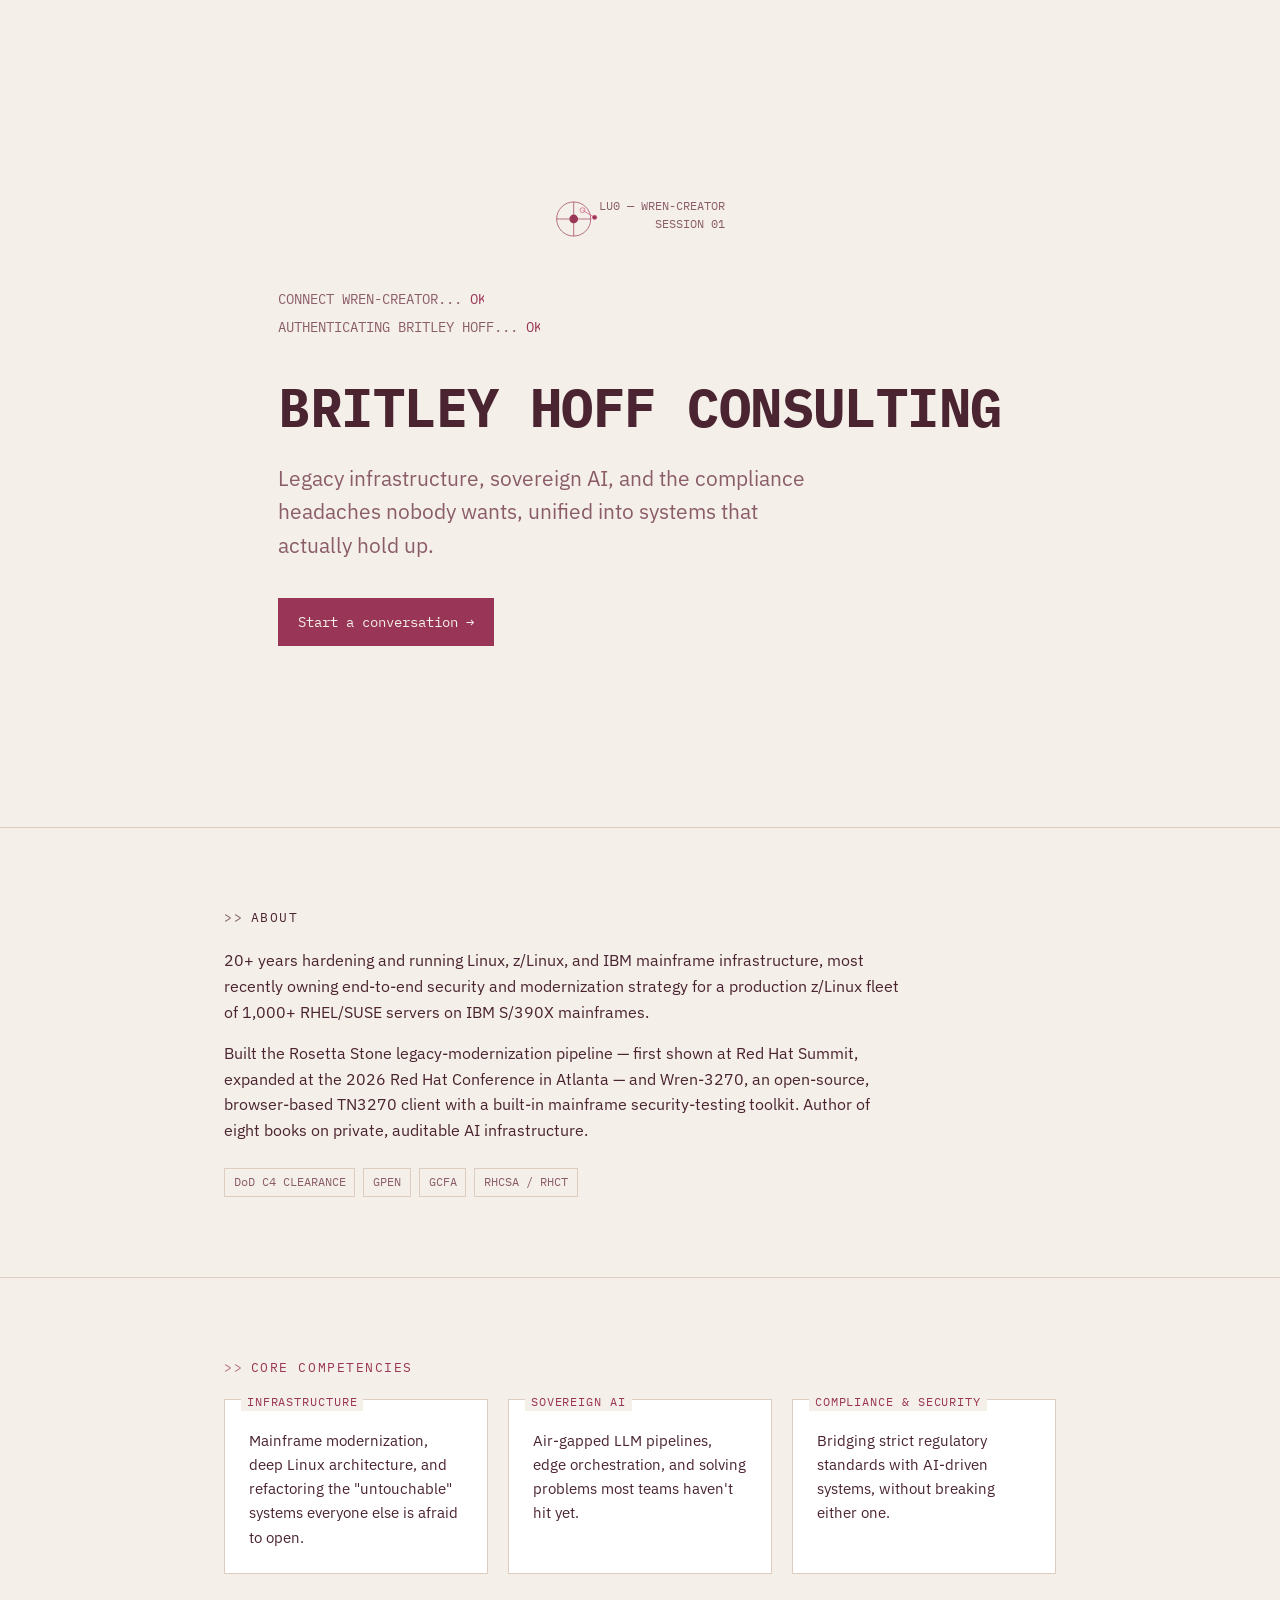
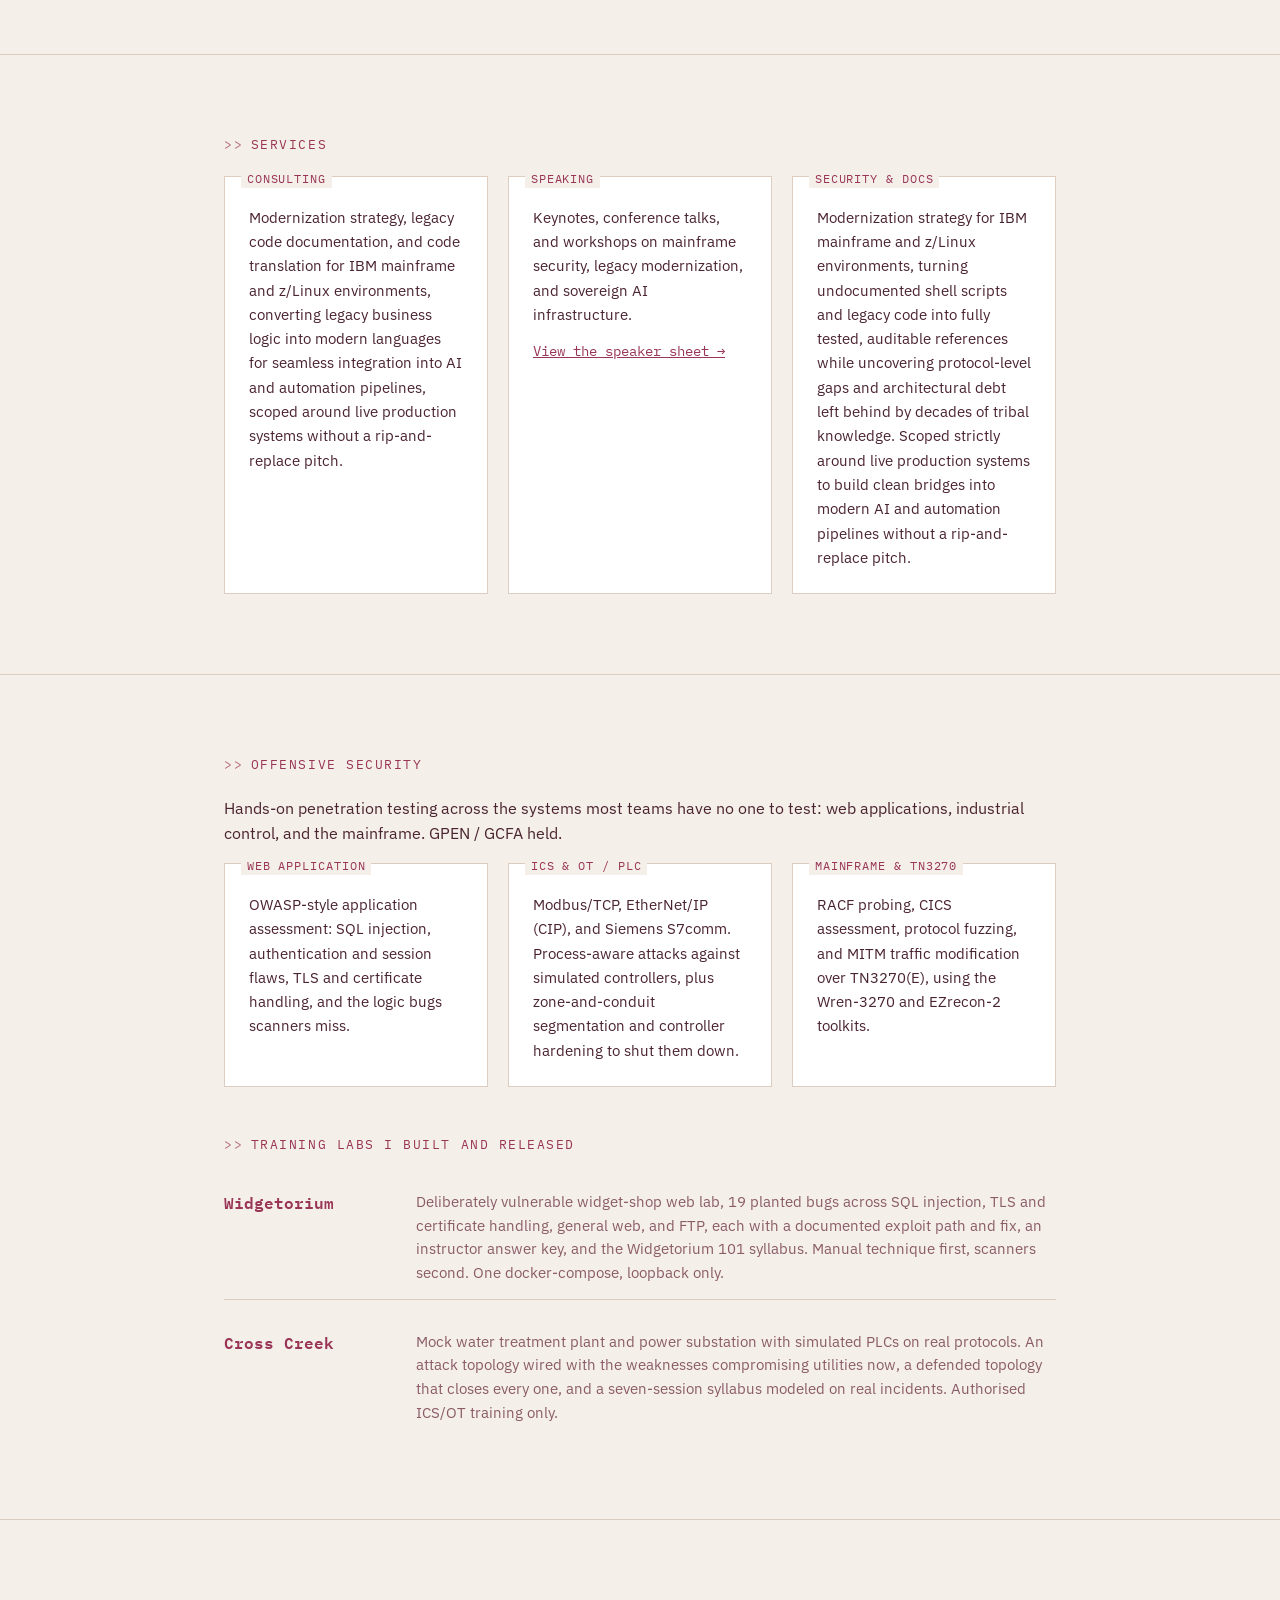
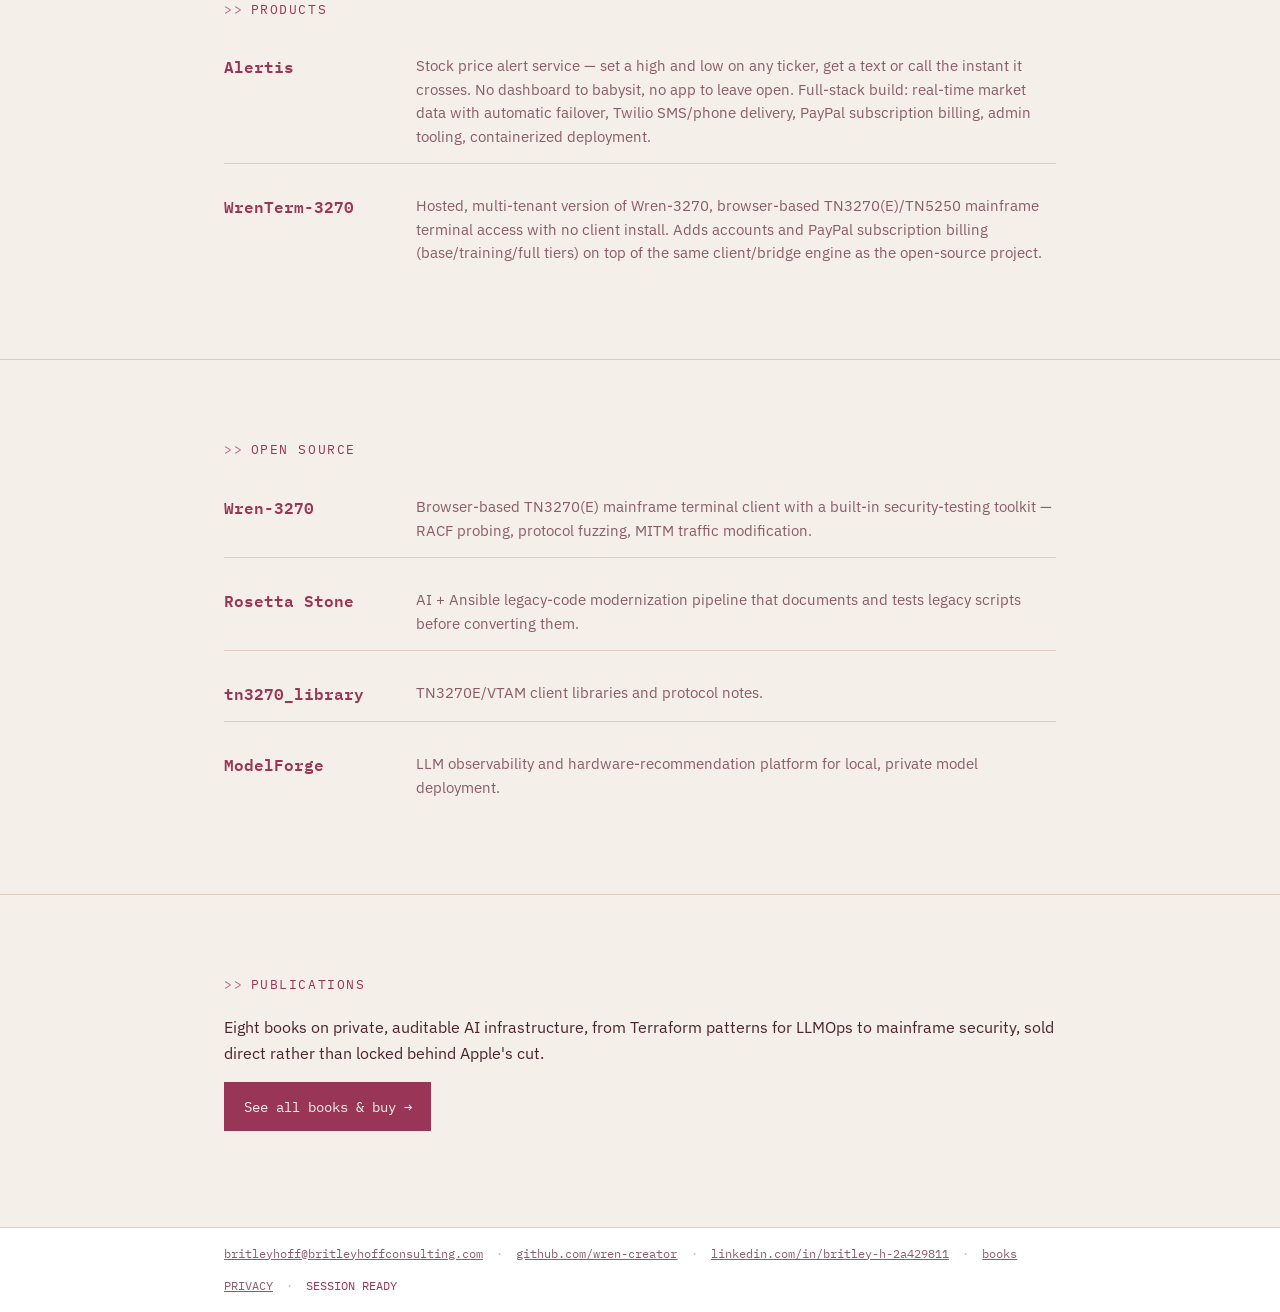
<file: index.html>
<!doctype html>
<html lang="en">
<head>
<meta charset="utf-8">
<meta name="viewport" content="width=device-width, initial-scale=1">
<title>Britley Hoff Consulting — Mainframe Security &amp; Modernization</title>
<meta name="description" content="Mainframe security, modernization, and documentation consulting. Penetration testing across web applications, ICS/OT, and the mainframe. Speaking engagements on legacy systems, RACF security, and sovereign AI infrastructure.">
<link rel="stylesheet" href="styles.css">
</head>
<body>

<header class="hero">
  <div class="wrap hero-top">
    <div class="seal" role="img" aria-label="Britley Hoff stamp mark"></div>
    <div class="session-tag">LU0 — WREN-CREATOR<br>SESSION 01</div>
  </div>

  <div class="wrap">
    <div class="boot" aria-hidden="true">
      <p class="line-1">CONNECT WREN-CREATOR... <span class="ok">OK</span></p>
      <p class="line-2">AUTHENTICATING BRITLEY HOFF... <span class="ok">OK</span></p>
    </div>

    <h1>BRITLEY HOFF CONSULTING</h1>
    <p class="tagline">Legacy infrastructure, sovereign AI, and the compliance headaches nobody wants, unified into systems that actually hold up.</p>
    <p class="cta"><a class="btn" href="mailto:britleyhoff@britleyhoffconsulting.com">Start a conversation →</a></p>
  </div>
</header>

<section class="about" id="about">
  <div class="wrap">
    <p class="eyebrow">About</p>
    <p>20+ years hardening and running Linux, z/Linux, and IBM mainframe infrastructure, most recently owning end-to-end security and modernization strategy for a production z/Linux fleet of 1,000+ RHEL/SUSE servers on IBM S/390X mainframes.</p>
    <p>Built the Rosetta Stone legacy-modernization pipeline — first shown at Red Hat Summit, expanded at the 2026 Red Hat Conference in Atlanta — and Wren-3270, an open-source, browser-based TN3270 client with a built-in mainframe security-testing toolkit. Author of <span id="book-count-1">eight</span> books on private, auditable AI infrastructure.</p>
    <div class="tags">
      <span>DoD C4 CLEARANCE</span>
      <span>GPEN</span>
      <span>GCFA</span>
      <span>RHCSA / RHCT</span>
    </div>
  </div>
</section>

<section id="competencies">
  <div class="wrap">
    <p class="eyebrow">Core Competencies</p>
    <div class="fields">
      <div class="field" data-label="INFRASTRUCTURE">
        <p>Mainframe modernization, deep Linux architecture, and refactoring the "untouchable" systems everyone else is afraid to open.</p>
      </div>
      <div class="field" data-label="SOVEREIGN AI">
        <p>Air-gapped LLM pipelines, edge orchestration, and solving problems most teams haven't hit yet.</p>
      </div>
      <div class="field" data-label="COMPLIANCE &amp; SECURITY">
        <p>Bridging strict regulatory standards with AI-driven systems, without breaking either one.</p>
      </div>
    </div>
  </div>
</section>

<section id="services">
  <div class="wrap">
    <p class="eyebrow">Services</p>
    <div class="fields">
      <div class="field" data-label="CONSULTING">
        <p>Modernization strategy, legacy code documentation, and code translation for IBM mainframe and z/Linux environments, converting legacy business logic into modern languages for seamless integration into AI and automation pipelines, scoped around live production systems without a rip-and-replace pitch.</p>
      </div>
      <div class="field" data-label="SPEAKING">
        <p>Keynotes, conference talks, and workshops on mainframe security, legacy modernization, and sovereign AI infrastructure.</p>
        <a href="https://wren-creator.github.io/speaking/">View the speaker sheet →</a>
      </div>
      <div class="field" data-label="SECURITY &amp; DOCS">
        <p>Modernization strategy for IBM mainframe and z/Linux environments, turning undocumented shell scripts and legacy code into fully tested, auditable references while uncovering protocol-level gaps and architectural debt left behind by decades of tribal knowledge. Scoped strictly around live production systems to build clean bridges into modern AI and automation pipelines without a rip-and-replace pitch.</p>
      </div>
    </div>
  </div>
</section>

<section id="offensive-security">
  <div class="wrap">
    <p class="eyebrow">Offensive Security</p>
    <p>Hands-on penetration testing across the systems most teams have no one to test: web applications, industrial control, and the mainframe. GPEN / GCFA held.</p>
    <div class="fields">
      <div class="field" data-label="WEB APPLICATION">
        <p>OWASP-style application assessment: SQL injection, authentication and session flaws, TLS and certificate handling, and the logic bugs scanners miss.</p>
      </div>
      <div class="field" data-label="ICS &amp; OT / PLC">
        <p>Modbus/TCP, EtherNet/IP (CIP), and Siemens S7comm. Process-aware attacks against simulated controllers, plus zone-and-conduit segmentation and controller hardening to shut them down.</p>
      </div>
      <div class="field" data-label="MAINFRAME &amp; TN3270">
        <p>RACF probing, CICS assessment, protocol fuzzing, and MITM traffic modification over TN3270(E), using the Wren-3270 and EZrecon-2 toolkits.</p>
      </div>
    </div>

    <p class="eyebrow" style="margin-top:3rem">Training labs I built and released</p>
    <div class="oss-list">
      <div class="oss-item">
        <a href="https://github.com/wren-creator/widgetorium">Widgetorium</a>
        <p>Deliberately vulnerable widget-shop web lab, 19 planted bugs across SQL injection, TLS and certificate handling, general web, and FTP, each with a documented exploit path and fix, an instructor answer key, and the Widgetorium 101 syllabus. Manual technique first, scanners second. One docker-compose, loopback only.</p>
      </div>
      <div class="oss-item">
        <a href="https://github.com/wren-creator/crosscreek">Cross Creek</a>
        <p>Mock water treatment plant and power substation with simulated PLCs on real protocols. An attack topology wired with the weaknesses compromising utilities now, a defended topology that closes every one, and a seven-session syllabus modeled on real incidents. Authorised ICS/OT training only.</p>
      </div>
    </div>
  </div>
</section>

<section id="products">
  <div class="wrap">
    <p class="eyebrow">Products</p>
    <div class="oss-list">
      <div class="oss-item">
        <a href="https://alertis.net">Alertis</a>
        <p>Stock price alert service — set a high and low on any ticker, get a text or call the instant it crosses. No dashboard to babysit, no app to leave open. Full-stack build: real-time market data with automatic failover, Twilio SMS/phone delivery, PayPal subscription billing, admin tooling, containerized deployment.</p>
      </div>
      <div class="oss-item">
        <a href="https://webterm-3270.com">WrenTerm-3270</a>
        <p>Hosted, multi-tenant version of Wren-3270, browser-based TN3270(E)/TN5250 mainframe terminal access with no client install. Adds accounts and PayPal subscription billing (base/training/full tiers) on top of the same client/bridge engine as the open-source project.</p>
      </div>
    </div>
  </div>
</section>

<section id="open-source">
  <div class="wrap">
    <p class="eyebrow">Open source</p>
    <div class="oss-list">
      <div class="oss-item">
        <a href="https://github.com/wren-creator/wren-3270">Wren-3270</a>
        <p>Browser-based TN3270(E) mainframe terminal client with a built-in security-testing toolkit — RACF probing, protocol fuzzing, MITM traffic modification.</p>
      </div>
      <div class="oss-item">
        <a href="https://github.com/wren-creator/red-hat-conference">Rosetta Stone</a>
        <p>AI + Ansible legacy-code modernization pipeline that documents and tests legacy scripts before converting them.</p>
      </div>
      <div class="oss-item">
        <a href="https://github.com/wren-creator/tn3270_library">tn3270_library</a>
        <p>TN3270E/VTAM client libraries and protocol notes.</p>
      </div>
      <div class="oss-item">
        <a href="https://github.com/wren-creator/ModelForge">ModelForge</a>
        <p>LLM observability and hardware-recommendation platform for local, private model deployment.</p>
      </div>
    </div>
  </div>
</section>

<section id="publications">
  <div class="wrap">
    <p class="eyebrow">Publications</p>
    <p><span id="book-count-2">Eight</span> books on private, auditable AI infrastructure, from Terraform patterns for LLMOps to mainframe security, sold direct rather than locked behind Apple's cut.</p>
    <p class="cta"><a class="btn" href="https://books.britleyhoffconsulting.com">See all books &amp; buy &rarr;</a></p>
  </div>
</section>

<footer>
  <div class="status-line">
    <div>
      <a href="mailto:britleyhoff@britleyhoffconsulting.com">britleyhoff@britleyhoffconsulting.com</a>
      <span class="sep">·</span>
      <a href="https://github.com/wren-creator">github.com/wren-creator</a>
      <span class="sep">·</span>
      <a href="https://linkedin.com/in/britley-h-2a429811">linkedin.com/in/britley-h-2a429811</a>
      <span class="sep">·</span>
      <a href="https://books.britleyhoffconsulting.com">books</a>
    </div>
    <div><a href="privacy.html">PRIVACY</a> <span class="sep">·</span> <span class="status-ready">SESSION READY</span></div>
  </div>
</footer>

<script>
  // Book count on this page reads live off books.britleyhoffconsulting.com's
  // own data/books.js (the catalog's single source of truth), so it can't go
  // stale here the way a hardcoded number did. Falls back to the static
  // "eight"/"Eight" text already in the markup if the fetch fails.
  (function () {
    var s = document.createElement('script');
    s.src = 'https://books.britleyhoffconsulting.com/data/books.js';
    s.onload = function () {
      if (typeof BOOKS === 'undefined' || !Array.isArray(BOOKS)) return;
      var count = BOOKS.length;
      ['book-count-1', 'book-count-2'].forEach(function (id) {
        var el = document.getElementById(id);
        if (el) el.textContent = count;
      });
    };
    document.body.appendChild(s);
  })();
</script>
</body>
</html>
</file>
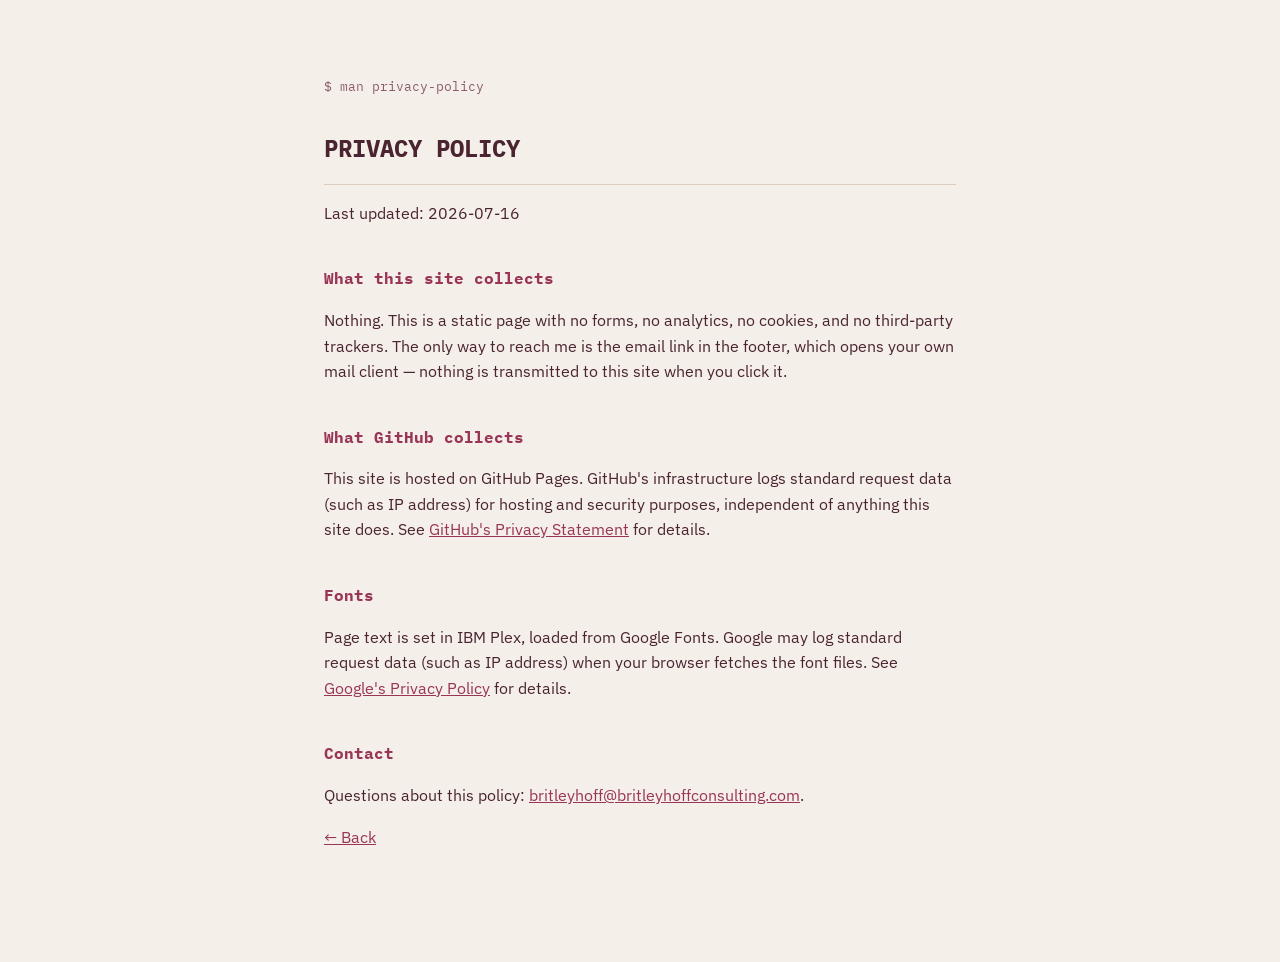
<file: privacy.html>
<!doctype html>
<html lang="en">
<head>
<meta charset="utf-8">
<meta name="viewport" content="width=device-width, initial-scale=1">
<title>Privacy Policy — Britley Hoff Consulting</title>
<link rel="stylesheet" href="styles.css">
</head>
<body>
<div class="doc">
  <p class="manline">$ man privacy-policy</p>
  <h1>PRIVACY POLICY</h1>
  <p>Last updated: 2026-07-16</p>

  <h2>What this site collects</h2>
  <p>Nothing. This is a static page with no forms, no analytics, no cookies, and no third-party trackers. The only way to reach me is the email link in the footer, which opens your own mail client — nothing is transmitted to this site when you click it.</p>

  <h2>What GitHub collects</h2>
  <p>This site is hosted on GitHub Pages. GitHub's infrastructure logs standard request data (such as IP address) for hosting and security purposes, independent of anything this site does. See <a href="https://docs.github.com/en/site-policy/privacy-policies/github-general-privacy-statement">GitHub's Privacy Statement</a> for details.</p>

  <h2>Fonts</h2>
  <p>Page text is set in IBM Plex, loaded from Google Fonts. Google may log standard request data (such as IP address) when your browser fetches the font files. See <a href="https://policies.google.com/privacy">Google's Privacy Policy</a> for details.</p>

  <h2>Contact</h2>
  <p>Questions about this policy: <a href="mailto:britleyhoff@britleyhoffconsulting.com">britleyhoff@britleyhoffconsulting.com</a>.</p>

  <p><a href="index.html">← Back</a></p>
</div>
</body>
</html>
</file>
<file: styles.css>
/* Britley Hoff Consulting — terminal-session identity built from the
   BH stamp mark's own palette. Dark = the CRT default; light = the same
   session viewed on paper. */

@import url('https://fonts.googleapis.com/css2?family=IBM+Plex+Mono:wght@400;500;600;700&family=IBM+Plex+Sans:wght@400;500;600&display=swap');

:root {
  --ink: #1a0a12;
  --ink-2: #241019;
  --ink-3: #341824;
  --wine: #993556;
  --rose: #d4537e;
  --rose-pale: #f4c0d1;
  --paper: #f5efe9;
  --paper-2: #ece0d7;
  --paper-3: #ddccc0;
  --ink-soft: #4a2430;

  --bg: var(--ink);
  --bg-panel: var(--ink-2);
  --bg-panel-2: var(--ink-3);
  --border: #55293a;
  --text: #f3e3e9;
  --text-dim: #c79aa8;
  --accent: var(--rose);
  --accent-soft: var(--rose-pale);
  --logo-mark: url('assets/logo-dark.svg');

  --font-mono: 'IBM Plex Mono', ui-monospace, 'SF Mono', Menlo, Consolas, monospace;
  --font-sans: 'IBM Plex Sans', -apple-system, BlinkMacSystemFont, 'Segoe UI', sans-serif;

  color-scheme: dark;
}

@media (prefers-color-scheme: light) {
  :root {
    --bg: var(--paper);
    --bg-panel: #ffffff;
    --bg-panel-2: var(--paper-2);
    --border: var(--paper-3);
    --text: var(--ink-soft);
    --text-dim: #8a5c68;
    --accent: var(--wine);
    --accent-soft: var(--wine);
    --logo-mark: url('assets/logo-light.svg');
    color-scheme: light;
  }
}

* { box-sizing: border-box; }

html { scroll-behavior: smooth; }

body {
  margin: 0;
  background: var(--bg);
  color: var(--text);
  font-family: var(--font-sans);
  line-height: 1.6;
  -webkit-font-smoothing: antialiased;
}

a { color: var(--accent); }
a:focus-visible, button:focus-visible {
  outline: 2px solid var(--accent);
  outline-offset: 3px;
}

.wrap {
  max-width: 880px;
  margin: 0 auto;
  padding: 0 1.5rem;
}

/* ---------- eyebrow / field labels ---------- */
.eyebrow {
  font-family: var(--font-mono);
  font-size: 0.8rem;
  letter-spacing: 0.12em;
  color: var(--accent);
  text-transform: uppercase;
  display: flex;
  align-items: center;
  gap: 0.6em;
  margin: 0 0 1.25rem;
}
.eyebrow::before { content: '>>'; opacity: 0.7; }

/* ---------- hero / boot sequence ---------- */
.hero {
  min-height: 92vh;
  display: flex;
  flex-direction: column;
  justify-content: center;
  border-bottom: 1px solid var(--border);
  position: relative;
  overflow: hidden;
}

.hero::before {
  content: '';
  position: absolute;
  inset: 0;
  background: repeating-linear-gradient(
    to bottom,
    rgba(255,255,255,0.02) 0px,
    rgba(255,255,255,0.02) 1px,
    transparent 1px,
    transparent 3px
  );
  pointer-events: none;
}

.hero-top {
  display: flex;
  justify-content: space-between;
  align-items: flex-start;
  padding-top: 2rem;
}

.seal {
  width: 44px;
  height: 44px;
  background-image: var(--logo-mark);
  background-size: contain;
  background-repeat: no-repeat;
  flex-shrink: 0;
}

.session-tag {
  font-family: var(--font-mono);
  font-size: 0.75rem;
  color: var(--text-dim);
  text-align: right;
  line-height: 1.5;
}

.boot {
  font-family: var(--font-mono);
  font-size: 0.85rem;
  color: var(--text-dim);
  margin: 3rem 0 1.5rem;
}
.boot p {
  margin: 0 0 0.4rem;
  overflow: hidden;
  white-space: nowrap;
  border-right: 2px solid var(--accent);
  width: 0;
}
.boot .line-1 {
  animation: type-27 0.7s steps(26, end) 0.1s forwards,
             blink-off 0.1s 0.8s forwards;
}
.boot .line-2 {
  animation: type-34 0.85s steps(33, end) 0.9s forwards,
             blink-off 0.1s 1.75s forwards;
}
.boot .ok { color: var(--accent); }

.hero h1 {
  font-family: var(--font-mono);
  font-weight: 700;
  font-size: clamp(2rem, 5vw, 3.4rem);
  letter-spacing: -0.01em;
  margin: 0 0 0.75rem;
  color: var(--text);
  opacity: 0;
  animation: rise 0.6s ease-out 1.9s forwards;
}

.hero .tagline {
  font-size: clamp(1.05rem, 2vw, 1.3rem);
  max-width: 42ch;
  color: var(--text-dim);
  margin: 0 0 2.25rem;
  opacity: 0;
  animation: rise 0.6s ease-out 2.15s forwards;
}

.hero .cta {
  opacity: 0;
  animation: rise 0.6s ease-out 2.4s forwards;
}

.btn {
  display: inline-flex;
  align-items: center;
  gap: 0.5em;
  font-family: var(--font-mono);
  font-size: 0.9rem;
  text-decoration: none;
  color: var(--bg);
  background: var(--accent);
  padding: 0.8em 1.3em;
  border: 1px solid var(--accent);
  transition: background 0.15s ease, color 0.15s ease;
}
.btn:hover { background: transparent; color: var(--accent); }

@keyframes type-27 {
  from { width: 0; }
  to { width: 26ch; }
}
@keyframes type-34 {
  from { width: 0; }
  to { width: 33ch; }
}
@keyframes blink-off {
  to { border-color: transparent; }
}
@keyframes rise {
  from { opacity: 0; transform: translateY(8px); }
  to { opacity: 1; transform: translateY(0); }
}

@media (prefers-reduced-motion: reduce) {
  .boot p, .hero h1, .hero .tagline, .hero .cta {
    animation: none !important;
    opacity: 1 !important;
    width: auto !important;
    border-right: none !important;
  }
}

/* ---------- sections ---------- */
section { padding: 5rem 0; }
section + section { border-top: 1px solid var(--border); }

.about p { max-width: 68ch; color: var(--text); }
.about .tags {
  display: flex;
  flex-wrap: wrap;
  gap: 0.5rem;
  margin-top: 1.5rem;
  font-family: var(--font-mono);
}
.about .tags span {
  font-size: 0.78rem;
  border: 1px solid var(--border);
  padding: 0.3em 0.7em;
  color: var(--text-dim);
}

/* ---------- services: 3270 unprotected fields ---------- */
.fields {
  display: grid;
  grid-template-columns: repeat(3, 1fr);
  gap: 1.25rem;
}
@media (max-width: 760px) {
  .fields { grid-template-columns: 1fr; }
}

.field {
  border: 1px solid var(--border);
  background: var(--bg-panel);
  padding: 1.5rem;
  position: relative;
}
.field::before {
  content: attr(data-label);
  position: absolute;
  top: -0.6em;
  left: 1rem;
  background: var(--bg);
  padding: 0 0.5em;
  font-family: var(--font-mono);
  font-size: 0.72rem;
  letter-spacing: 0.08em;
  color: var(--accent);
}
.field p { margin: 0.25rem 0 0; color: var(--text); font-size: 0.95rem; }
.field a { display: inline-block; margin-top: 0.9rem; font-family: var(--font-mono); font-size: 0.85rem; }

/* ---------- open source list ---------- */
.oss-list { display: grid; gap: 1rem; }
.oss-item {
  display: grid;
  grid-template-columns: 11rem 1fr;
  gap: 1rem;
  padding: 0.9rem 0;
  border-bottom: 1px solid var(--border);
}
.oss-item:last-child { border-bottom: none; }
.oss-item a {
  font-family: var(--font-mono);
  font-weight: 600;
  text-decoration: none;
}
.oss-item a:hover { text-decoration: underline; }
.oss-item p { margin: 0; color: var(--text-dim); font-size: 0.92rem; }
@media (max-width: 600px) {
  .oss-item { grid-template-columns: 1fr; gap: 0.25rem; }
}

/* ---------- status-line footer ---------- */
footer {
  border-top: 1px solid var(--border);
  background: var(--bg-panel);
  font-family: var(--font-mono);
  font-size: 0.78rem;
  color: var(--text-dim);
}
.status-line {
  display: flex;
  justify-content: space-between;
  align-items: center;
  flex-wrap: wrap;
  gap: 0.75rem;
  padding: 1rem 1.5rem;
  max-width: 880px;
  margin: 0 auto;
}
.status-line a { color: var(--text-dim); }
.status-line a:hover { color: var(--accent); }
.status-line .sep { opacity: 0.4; margin: 0 0.5em; }
.status-ready { color: var(--accent); }

/* ---------- privacy / doc page ---------- */
.doc {
  max-width: 68ch;
  margin: 0 auto;
  padding: 4rem 1.5rem 6rem;
}
.doc h1 {
  font-family: var(--font-mono);
  font-size: 1.5rem;
  border-bottom: 1px solid var(--border);
  padding-bottom: 1rem;
}
.doc h2 {
  font-family: var(--font-mono);
  font-size: 1rem;
  color: var(--accent);
  margin-top: 2.5rem;
}
.doc .manline {
  font-family: var(--font-mono);
  font-size: 0.8rem;
  color: var(--text-dim);
  margin-bottom: 2rem;
}
</file>
